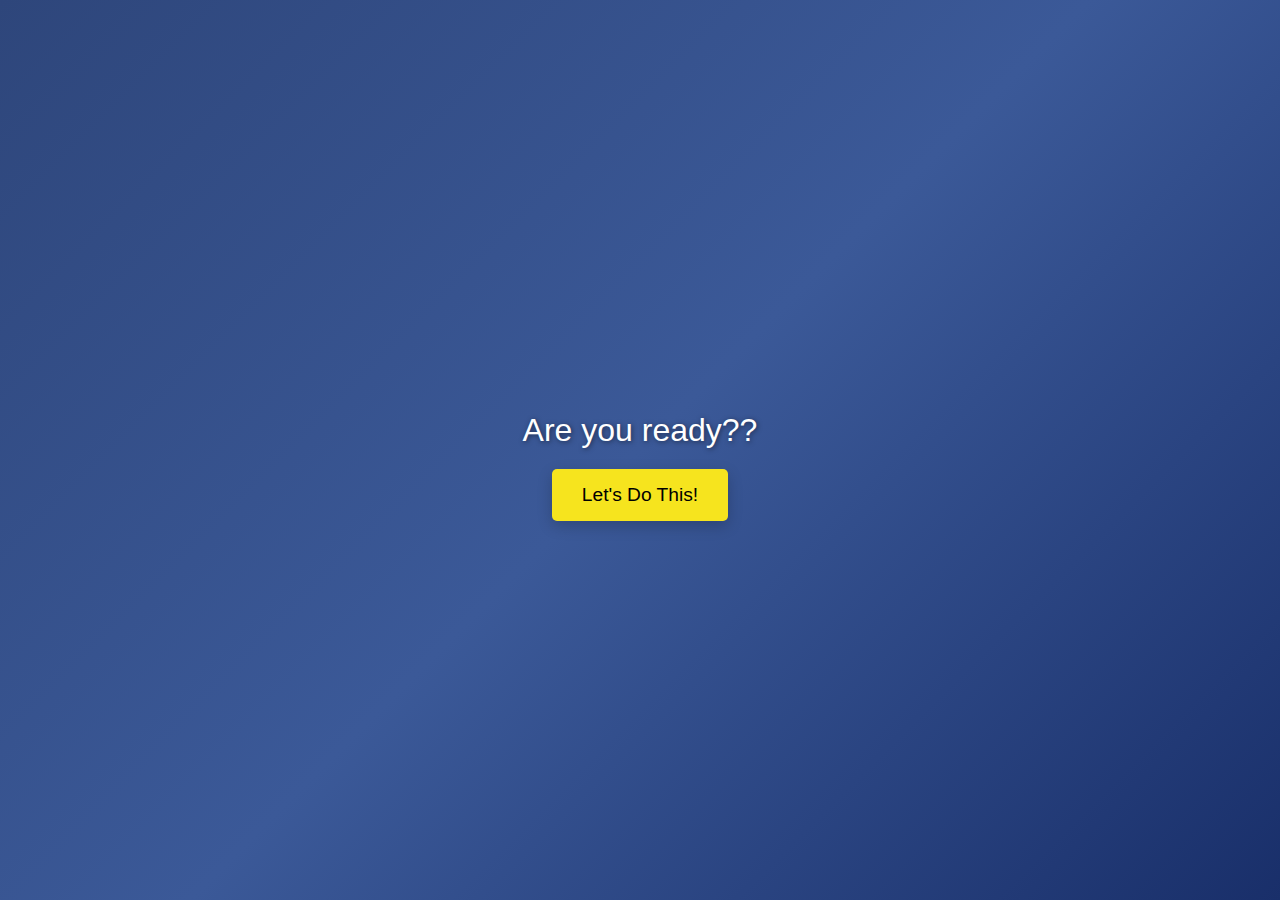
<file: index.html>
<!DOCTYPE html>
<html lang="en">
  <head>
    <link rel="stylesheet" href="./css/areYouReadyCSS.css" />
    <meta charset="UTF-8" />
    <meta name="viewport" content="width=device-width, initial-scale=1.0" />
    <title>Are You Ready?</title>
  </head>

  <body>
    <div class="container">
      <p class="centered-text">Are you ready??</p>
      <button
        class="redirect-button"
        onclick="window.location.href='youSureReady.html'"
      >
        Let's Do This!
      </button>
    </div>
  </body>
</html>
</file>
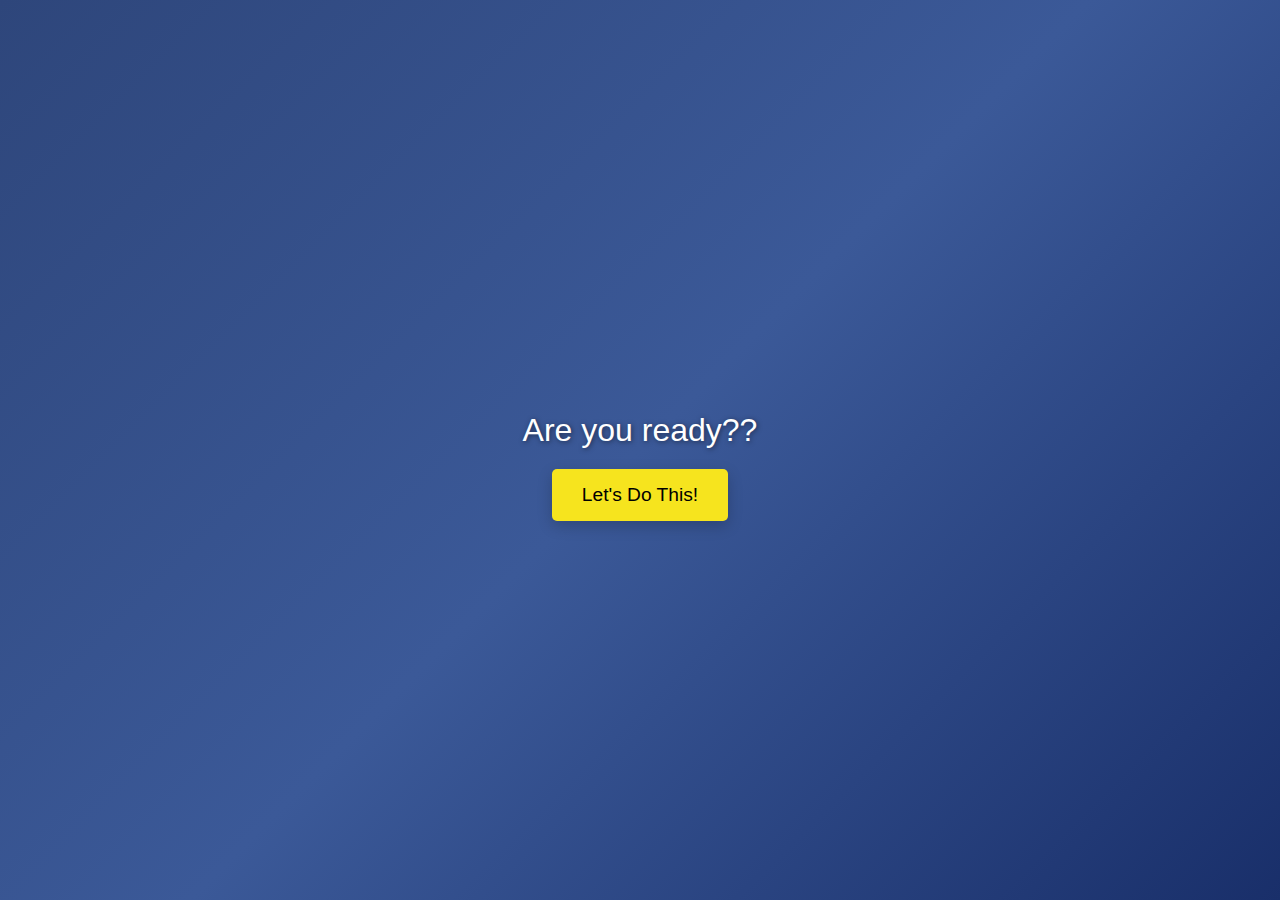
<file: areYouReady1.html>
<!DOCTYPE html>
<html lang="en">

<head>
    <link rel="stylesheet" href="./css/areYouReadyCSS.css">
    <meta charset="UTF-8">
    <meta name="viewport" content="width=device-width, initial-scale=1.0">
    <title>Are You Ready?</title>
</head>

<body>
    <div class="container">
        <p class="centered-text">Are you ready??</p>
        <button class="redirect-button" onclick="window.location.href='youSureReady.html'">Let's Do This!</button>
    </div>
</body>

</html>
</file>
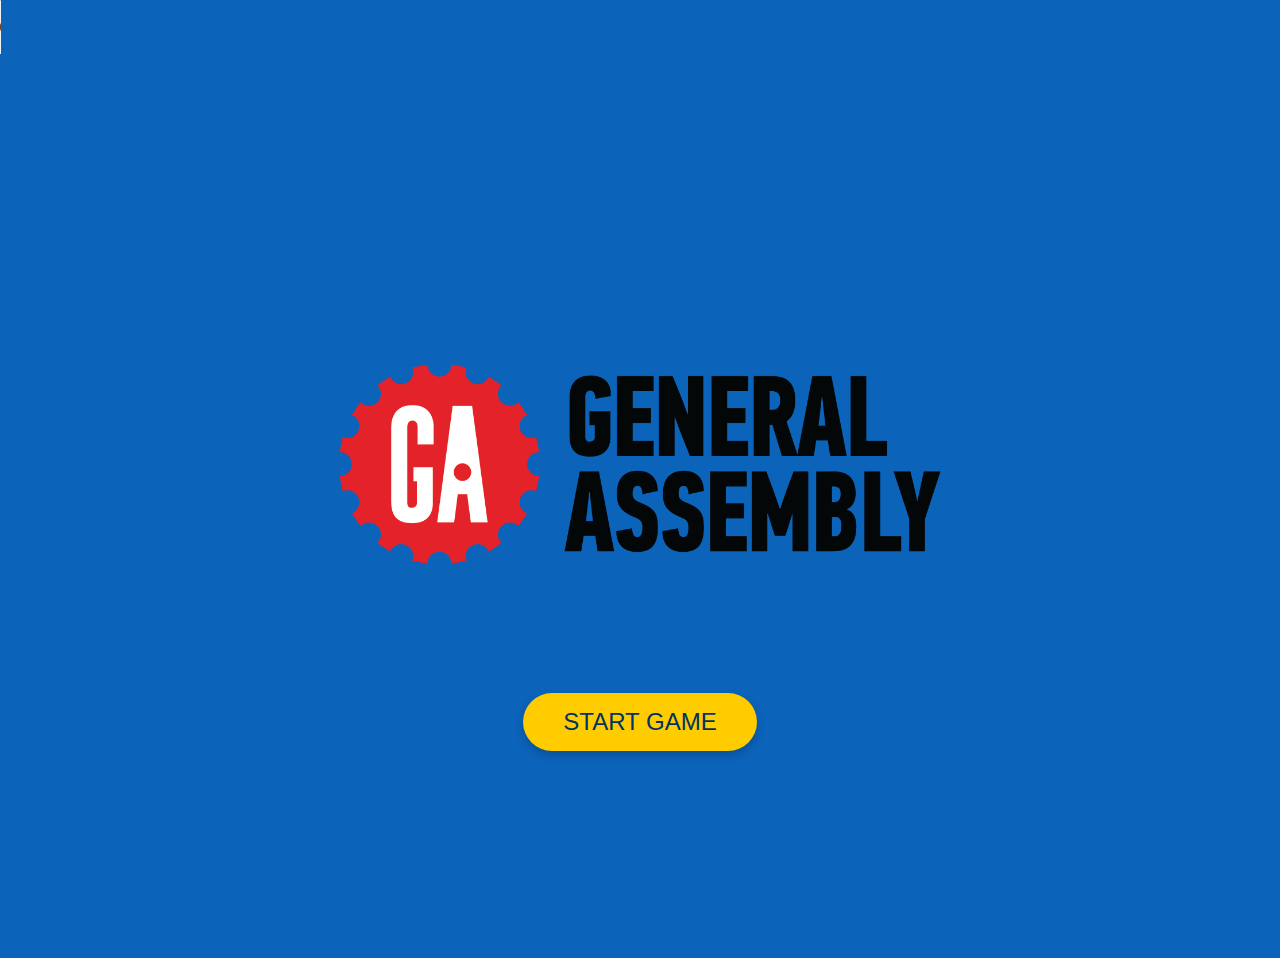
<file: gameHomePage.html>
<!DOCTYPE html>
<html lang="en">
  <head>
    <link rel="stylesheet" href="./css/gameHomePageCss.css" />
    <meta charset="UTF-8" />
    <meta http-equiv="X-UA-Compatible" content="IE=edge" />
    <meta name="viewport" content="width=device-width, initial-scale=1.0" />
    <title>Game Landing Page</title>
  </head>

  <body>
    <audio id="bg-music" src="familyFeudSong.mp3" autoplay controls></audio>
    <div class="landing-container">
      <img id="logo" src="gALogo.jpg" alt="GA Game logo" />

      <button
        class="start-button"
        onclick="window.location.href='gameRules.html'"
      >
        START GAME
      </button>
    </div>
  </body>
</html>
</file>
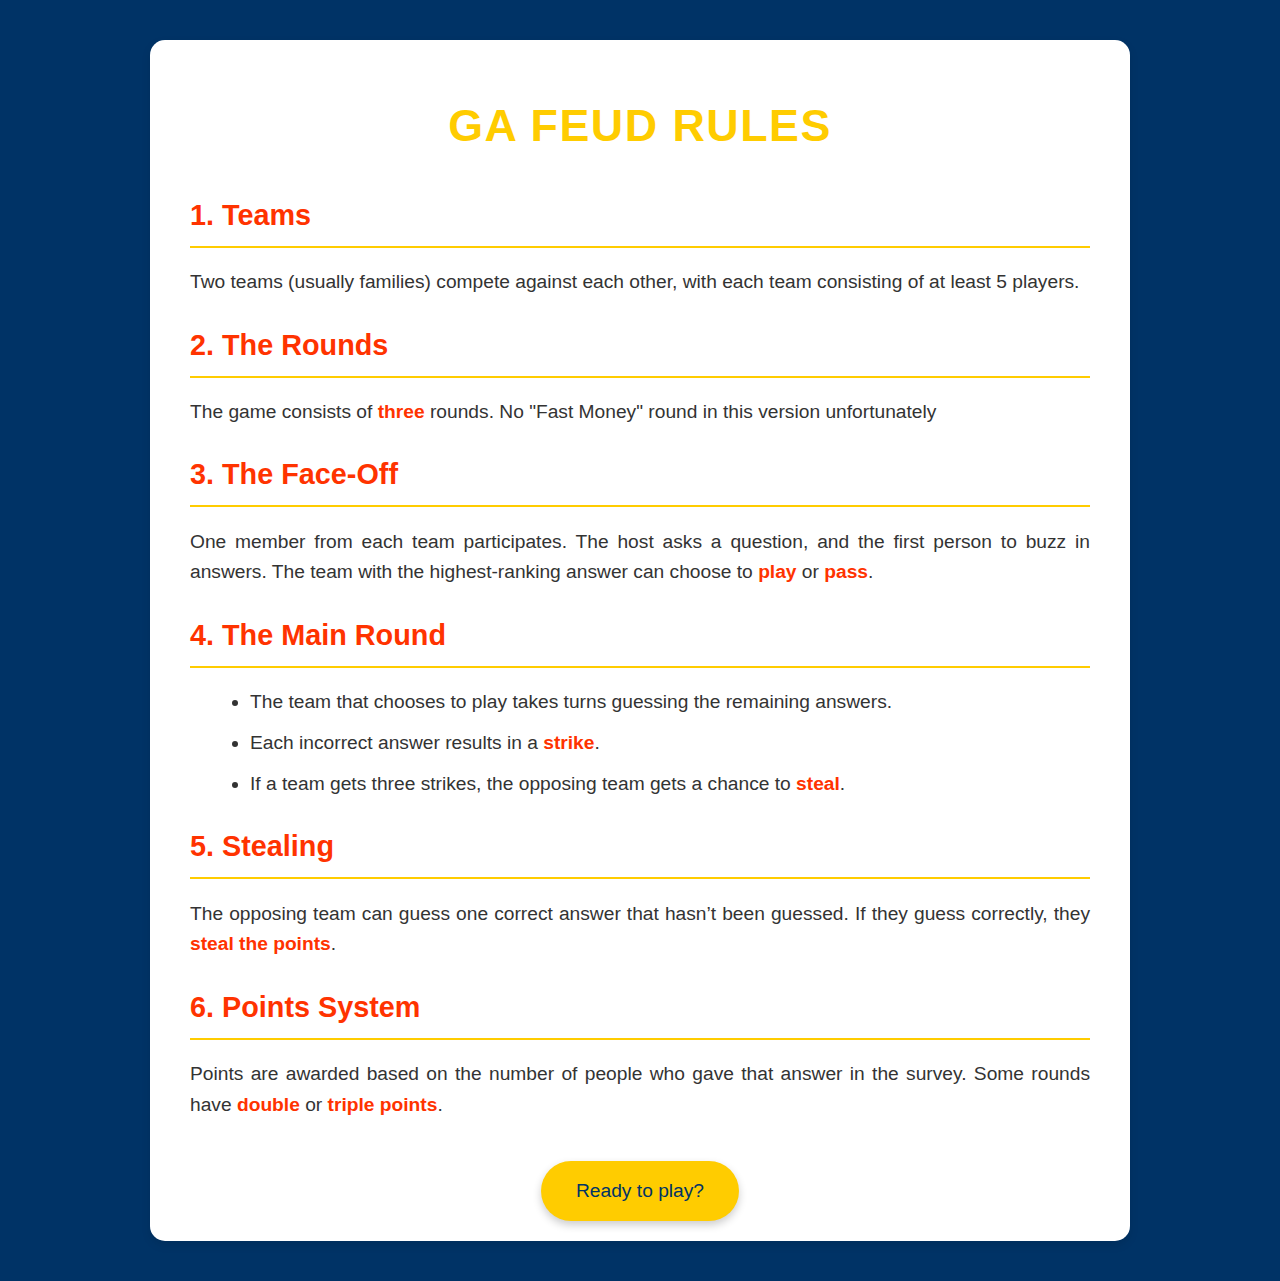
<file: gameRules.html>
<!DOCTYPE html>
<html lang="en">

<head>
    <meta charset="UTF-8">
    <meta name="viewport" content="width=device-width, initial-scale=1.0">
    <title>Family Feud Rules</title>
    <link rel="stylesheet" href="gamesRulesCSS.css">
</head>

<body>
    <div class="container">
        <h1>GA Feud Rules</h1>

        <section>
            <h2>1. Teams</h2>
            <p>Two teams (usually families) compete against each other, with each team consisting of at least 5
                    players</strong>.</p>
        </section>

        <section>
            <h2>2. The Rounds</h2>
            <p>The game consists of <strong>three </strong> rounds. No "Fast Money" round in this version unfortunately </p>
        </section>

        <section>
            <h2>3. The Face-Off</h2>
            <p>One member from each team participates. The host asks a question, and the first person to buzz in
                answers. The team with the highest-ranking answer can choose to <strong>play</strong> or
                <strong>pass</strong>.</p>
        </section>

        <section>
            <h2>4. The Main Round</h2>
            <ul>
                <li>The team that chooses to play takes turns guessing the remaining answers.</li>
                <li>Each incorrect answer results in a <strong>strike</strong>.</li>
                <li>If a team gets three strikes, the opposing team gets a chance to <strong>steal</strong>.</li>
            </ul>
        </section>

        <section>
            <h2>5. Stealing</h2>
            <p>The opposing team can guess one correct answer that hasn’t been guessed. If they guess correctly, they
                <strong>steal the points</strong>.</p>
        </section>

        <section>
            <h2>6. Points System</h2>
            <p>Points are awarded based on the number of people who gave that answer in the survey. Some rounds have
                <strong>double</strong> or <strong>triple points</strong>.</p>
        </section>


        <div class="button-container">
            <a href="roundOne.html" class="button">Ready to play?</a>
        </div>

        
    </div>
</body>

</html>
</file>
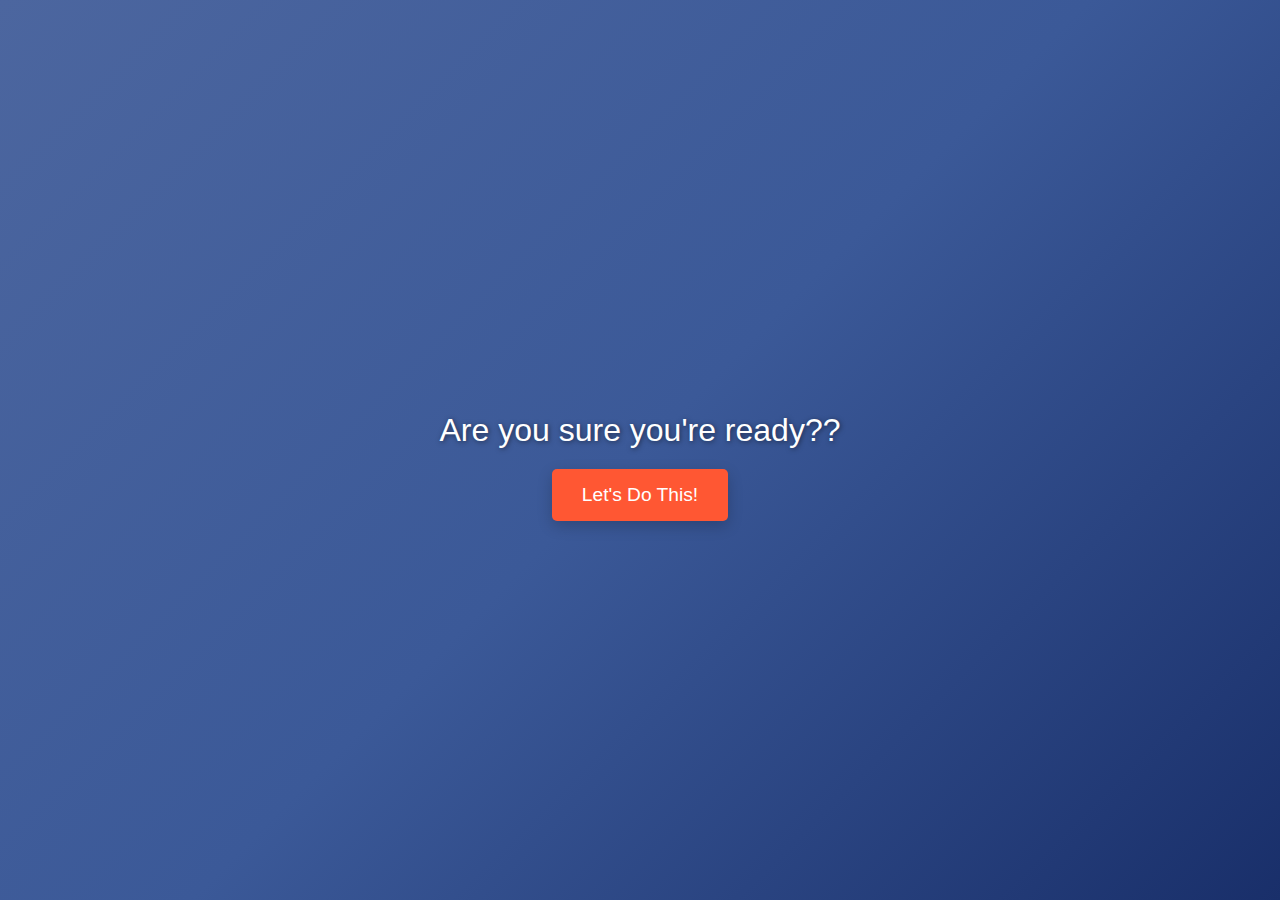
<file: landingPage.html>
<!DOCTYPE html>
<html lang="en">

<head>
    <link rel="stylesheet" href="./css/landingPageCss.css">
    <script src="app.js"></script>
    <meta charset="UTF-8">
    <meta name="viewport" content="width=device-width, initial-scale=1.0">
    <title>Are you sure you're ready???</title>
</head>

<body>
    <div class="container">
        <p class="centered-text">Are you sure you're ready??</p>
        <button class="redirect-button" onclick="window.location.href='gameHomePage.html'">Let's Do This!</button>
    </div>
</body>

</html>
</file>
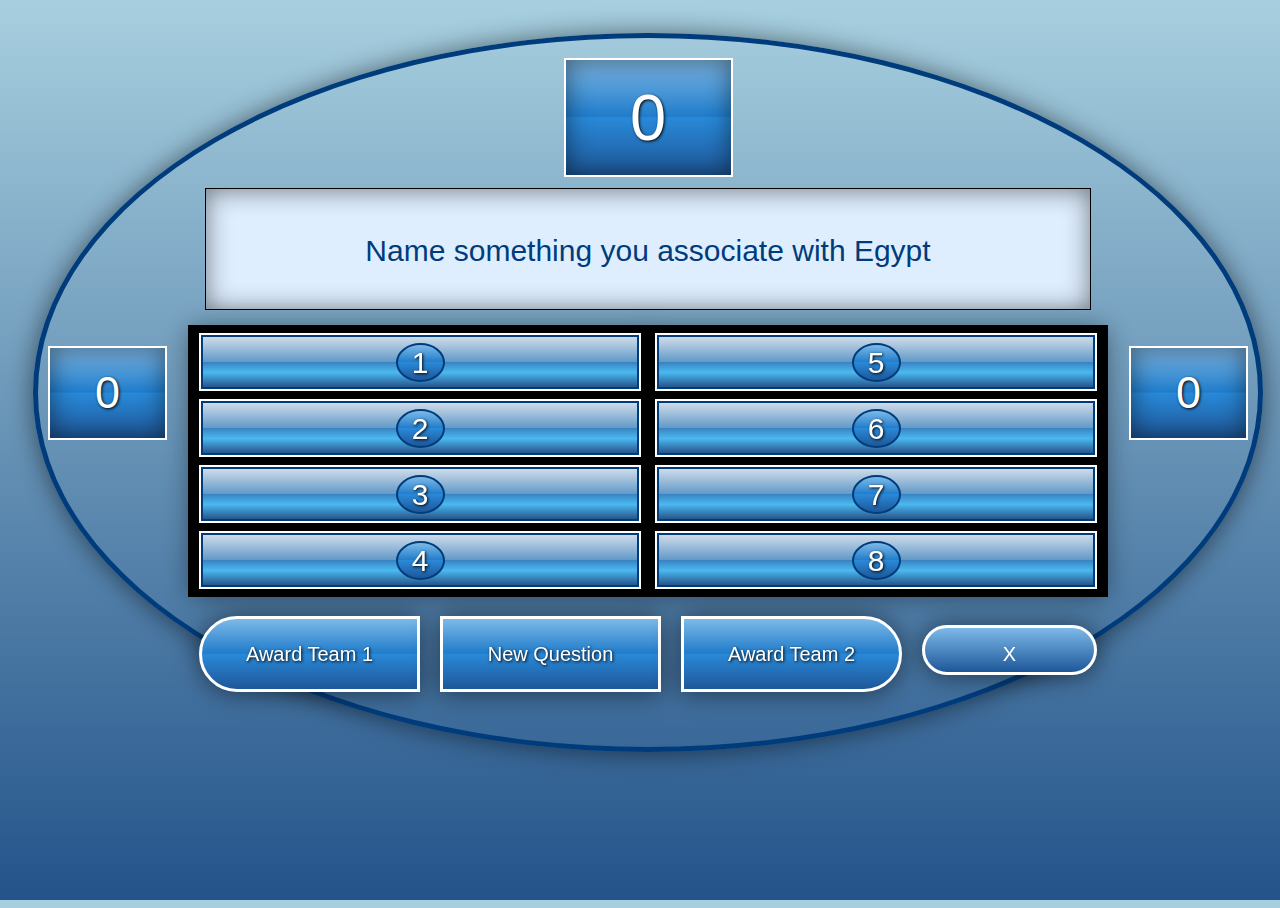
<file: roundOne.html>
<!DOCTYPE html>
<html lang="en">

<head>
    <meta charset="UTF-8">
    <meta http-equiv="X-UA-Compatible" content="IE=edge">
    <meta name="viewport" content="width=device-width, initial-scale=1.0">
    <title>Family Feud Game</title>
    <link rel="stylesheet" href="css/roundOneCSS.css">
</head>

<body>
    <div id="winnerModal" class="modal">
        <div class="modal-content">
            <span class="close-button">&times;</span>
            <p id="modalMessage"></p>
        </div>
    </div>
    
    <div id="xModal" class="modal">
        <div class="modal-content">
            <span class="close-buttonX">&times;</span>
            <p id="modalX"></p>
        </div>
    </div>

    <script src="https://cdnjs.cloudflare.com/ajax/libs/gsap/3.11.5/gsap.min.js"></script>
    <script src="https://code.jquery.com/jquery-3.6.0.min.js"></script>
    <script src="roundOneJS.js"></script>
</body>

</html>
</file>
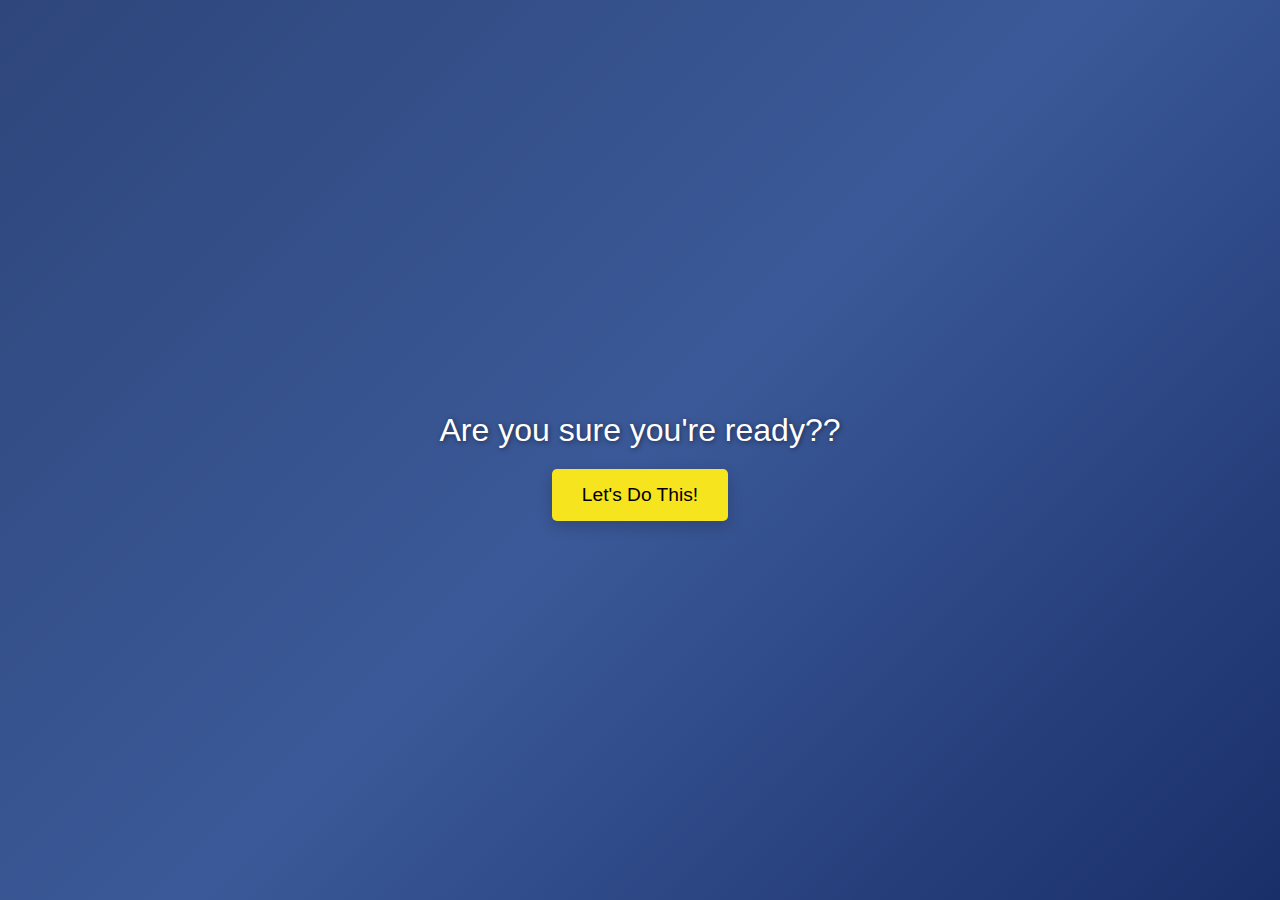
<file: youSureReady.html>
<!DOCTYPE html>
<html lang="en">
  <head>
    <link rel="stylesheet" href="./css/youSureReadyCSS.css" />
    <script src="app.js"></script>
    <meta charset="UTF-8" />
    <meta name="viewport" content="width=device-width, initial-scale=1.0" />
    <title>Are you sure you're ready???</title>
  </head>

  <body>
    <div class="container">
      <p class="centered-text">Are you sure you're ready??</p>
      <button
        class="redirect-button"
        onclick="window.location.href='gameHomePage.html'"
      >
        Let's Do This!
      </button>
    </div>
  </body>
</html>
</file>
<file: css/areYouReadyCSS.css>
body,
html {
  margin: 0;
  padding: 0;
  box-sizing: border-box;
  font-family: Arial, sans-serif;
}

.container {
  display: flex;
  flex-direction: column;
  justify-content: center;
  align-items: center;
  height: 100vh;
  background: linear-gradient(135deg, #2e467b, #3b5998, #192f6a);
  color: white;
  text-align: center;
}

.centered-text {
  font-size: 2rem;
  margin-bottom: 20px;
  text-shadow: 1px 1px 5px rgba(0, 0, 0, 0.5);
}

.redirect-button {
  padding: 15px 30px;
  font-size: 1.2rem;
  color: #000000;
  background-color: #f6e41e;
  border: none;
  border-radius: 5px;
  cursor: pointer;
  transition: background-color 0.3s ease;
  box-shadow: 0 5px 15px rgba(0, 0, 0, 0.2);
}

.redirect-button:hover {
  background-color: #c70039;
}

.redirect-button:active {
  transform: scale(0.95);
}
</file>
<file: css/gameHomePageCss.css>
body,
html {
  height: 100%;
  font-family: "Open Sans", Arial, sans-serif;
  background-color: #0b63ba;
}

* {
  margin: 0;
  padding: 0;
  box-sizing: border-box;
}

.landing-container {
  display: flex;
  flex-direction: column;
  justify-content: center;
  align-items: center;
  height: 100%;
  text-align: center;
}

#logo {
  width: 800px;
  margin-bottom: 30px;
}

.start-button {
  background-color: #ffcc00;
  color: #003366;
  padding: 15px 40px;
  font-size: 1.5em;
  border-radius: 50px;
  border: none;
  cursor: pointer;
  transition: background-color 0.3s ease, transform 0.3s ease;
  box-shadow: 0 4px 8px rgba(0, 0, 0, 0.2);
}

.start-button:hover {
  background-color: #ffdd33;
  transform: scale(1.05);
}

@media (max-width: 768px) {
  #logo {
    width: 250px;
  }

  .start-button {
    font-size: 1.3em;
    padding: 12px 30px;
  }
}
</file>
<file: gamesRulesCSS.css>
body {
  font-family: "Open Sans", Arial, sans-serif;
  background-color: #003366;
  margin: 0;
  padding: 0;
  color: #fff;
  line-height: 1.6;
}

.container {
  max-width: 900px;
  margin: 40px auto;
  padding: 20px 40px;
  background-color: #fff;
  border-radius: 15px;
  box-shadow: 0 4px 10px rgba(0, 0, 0, 0.1);
  color: #003366;
}

h1 {
  text-align: center;
  font-size: 2.8em;
  color: #ffcc00;
  margin-bottom: 30px;
  text-transform: uppercase;
  letter-spacing: 1.5px;
  font-weight: 700;
}

h2 {
  font-size: 1.8em;
  color: #ff3300;
  margin-bottom: 10px;
  border-bottom: 2px solid #ffcc00;
  padding-bottom: 8px;
}

p {
  font-size: 1.2em;
  color: #333;
  margin-bottom: 20px;
  text-align: justify;
}

ul {
  list-style-type: disc;
  margin-left: 20px;
  font-size: 1.2em;
  color: #333;
}

ul li {
  margin-bottom: 10px;
}

strong {
  color: #ff3300;
}

.button-container {
  text-align: center;
  margin-top: 40px;
}

.button {
  display: inline-block;
  background-color: #ffcc00;
  color: #003366;
  padding: 15px 35px;
  text-align: center;
  text-decoration: none;
  font-size: 1.2em;
  border-radius: 50px;
  box-shadow: 0 4px 8px rgba(0, 0, 0, 0.2);
  transition: background-color 0.3s ease, box-shadow 0.3s ease;
}

.button:hover {
  background-color: #ffcc33;
  box-shadow: 0 6px 12px rgba(0, 0, 0, 0.3);
}

footer {
  text-align: center;
  margin-top: 60px;
  font-size: 0.9em;
  color: #ccc;
  border-top: 1px solid #eee;
  padding-top: 20px;
}

@media (max-width: 768px) {
  .container {
    padding: 20px;
  }

  h1 {
    font-size: 2.4em;
  }

  h2 {
    font-size: 1.6em;
  }

  p,
  ul {
    font-size: 1.1em;
  }
}

@media (max-width: 480px) {
  h1 {
    font-size: 2em;
  }

  h2 {
    font-size: 1.4em;
  }

  p,
  ul {
    font-size: 1em;
  }

  .button {
    font-size: 1.1em;
    padding: 12px 30px;
  }
}
</file>
<file: css/roundOneCSS.css>
html {
    height: 100%;
    width: 100%;
}

body {
    background: #c3c6c7;
    background: -moz-linear-gradient(top, #a7cfdf 0%, #23538a 100%);
    background: -webkit-linear-gradient(top, #a7cfdf 0%, #23538a 100%);
    background: linear-gradient(to bottom, #a7cfdf 0%, #23538a 100%);
    filter: progid: DXImageTransform.Microsoft.gradient(startColorstr='#a7cfdf', endColorstr='#23538a', GradientType=0);
    padding: 25px;
    height: 100%;
    width: 100%;
    box-sizing: border-box;
}

.gameBoard .cardHolder>div,
.gameBoard .LBG {
    background: #cedbe9;
    background: -moz-linear-gradient(top, #cedbe9 0%, #aac5de 17%, #6199c7 50%, #3a84c3 51%, #419ad6 59%, #4bb8f0 71%, #3a8bc2 84%, #26558b 100%);
    background: -webkit-linear-gradient(top, #cedbe9 0%, #aac5de 17%, #6199c7 50%, #3a84c3 51%, #419ad6 59%, #4bb8f0 71%, #3a8bc2 84%, #26558b 100%);
    background: linear-gradient(to bottom, #cedbe9 0%, #aac5de 17%, #6199c7 50%, #3a84c3 51%, #419ad6 59%, #4bb8f0 71%, #3a8bc2 84%, #26558b 100%);
    filter: progid: DXImageTransform.Microsoft.gradient(startColorstr='#cedbe9', endColorstr='#26558b', GradientType=0);
}

.gameBoard .cardHolder>div:empty,
.gameBoard .score,
.gameBoard .button,
.gameBoard .DBG {
    background: #7db9e8;
    background: -moz-linear-gradient(top, #7db9e8 0%, #207cca 49%, #2989d8 50%, #1e5799 100%);
    background: -webkit-linear-gradient(top, #7db9e8 0%, #207cca 49%, #2989d8 50%, #1e5799 100%);
    background: linear-gradient(to bottom, #7db9e8 0%, #207cca 49%, #2989d8 50%, #1e5799 100%);
    filter: progid: DXImageTransform.Microsoft.gradient(startColorstr='#7db9e8', endColorstr='#1e5799', GradientType=0);
}

.gameBoard {
    position: relative;
    font-family: helvetica, sans-serif;
    color: white;
    text-shadow: 1px 1px 3px rgba(0, 0, 0, 1);
    border: 5px solid #003c7b;
    text-align: center;
    padding: 150px;
    border-radius: 50%;
    max-width: 1000px;
    max-height: 800px;
    min-width: 305px;
    margin: auto;
    background-repeat: repeat;
    background-position: center center;
    -webkit-box-shadow: 0 1px 24px 1px rgba(0, 0, 0, 0.48);
    -moz-box-shadow: 0 1px 24px 1px rgba(0, 0, 0, 0.48);
    box-shadow: 0 1px 24px 1px rgba(0, 0, 0, 0.48);
}

.gameBoard .score {
    position: absolute;
    text-align: center;
    margin: auto;
    font-size: 45px;
    height: 50px;
    line-height: 50px;
    width: 75px;
    padding: 20px;
    border: 2px solid white;
    -webkit-box-shadow: inset 0 1px 24px 1px rgba(0, 0, 0, 0.48);
    -moz-box-shadow: inset 0 1px 24px 1px rgba(0, 0, 0, 0.48);
    box-shadow: inset 0 1px 24px 1px rgba(0, 0, 0, 0.48);
}

.gameBoard .score#boardScore {
    height: 75px;
    line-height: 75px;
    width: 125px;
    font-size: 65px;
    left: 0;
    right: 0;
    top: 20px;
}

.gameBoard .score#team1 {
    left: 10px;
    top: 0;
    bottom: 0;
}

.gameBoard .score#team2 {
    right: 10px;
    top: 0;
    bottom: 0;
}

.gameBoard .questionHolder {
    width: 94%;
    margin: auto;
    height: 100px;
    line-height: 100px;
    text-align: center;
    font-size: 30px;
    color: #003c7b;
    text-shadow: initial;
    text-align: center;
    border: 1px solid black;
    background: #deeeff;
    padding: 10px;
    margin-bottom: 15px;
    border: 1px solid black;
    -webkit-box-shadow: inset 0 1px 24px 1px rgba(0, 0, 0, 0.48);
    -moz-box-shadow: inset 0 1px 24px 1px rgba(0, 0, 0, 0.48);
    box-shadow: inset 0 1px 24px 1px rgba(0, 0, 0, 0.48);
}

.gameBoard .questionHolder span {
    display: inline-block;
    vertical-align: middle;
    line-height: normal;
}

.gameBoard .colHolder {
    background: black;
    padding: 4px;
}

.gameBoard .colHolder>div {
    display: block;
    width: 100%;
    -webkit-box-shadow: 0 1px 24px 1px rgba(0, 0, 0, 0.48);
    -moz-box-shadow: 0 1px 24px 1px rgba(0, 0, 0, 0.48);
    box-shadow: 0 1px 24px 1px rgba(0, 0, 0, 0.48);
}

.gameBoard .cardHolder {
    display: inline-block;
    position: relative;
    vertical-align: top;
    height: 50px;
    margin: 4px;
    width: 95%;
    background: black;
    border: 4px solid white;
}

.gameBoard .cardHolder:not(.empty) {
    cursor: pointer;
}

.gameBoard .cardHolder b {
    position: absolute;
    right: 0;
    width: 45px;
    text-align: center;
    border-left: 2px solid #003c7b;
}

.gameBoard .cardHolder span {
    margin: 10px;
}

.gameBoard .cardHolder>div {
    top: -2px;
    left: -2px;
    margin: 0px;
    padding: 0px;
    position: absolute;
    width: 100%;
    line-height: 100%;
    height: 100%;
    border: 2px solid #003c7b;
    line-height: 50px;
}

.gameBoard .cardHolder .back {
    font-size: 25px;
    text-align: left;
    height: 50px;
    line-height: 50px;
}

.gameBoard .cardHolder .back span {
    text-align: left;
    display: inline-block;
    vertical-align: middle;
    line-height: normal;
}

.gameBoard .cardHolder .front {
    text-align: center;
}

.gameBoard .cardHolder .front span {
    font-size: 30px;
    position: absolute;
    border-radius: 50%;
    line-height: 35px;
    height: 35px;
    width: 45px;
    left: 0;
    right: 0;
    top: 0;
    bottom: 0;
    display: block;
    margin: auto;
    border: 2px solid #003c7b;
}

.gameBoard .btnHolder {
    position: absolute;
    margin: auto;
    left: 0;
    right: 0;
    bottom: 45px
}

.gameBoard .btnHolder .button {
    cursor: pointer;
    display: inline-block;
    font-size: 20px;
    margin: 10px;
    height: 50px;
    line-height: 50px;
    width: 175px;
    border: 3px solid white;
    -webkit-box-shadow: 0 1px 24px 1px rgba(0, 0, 0, 0.48);
    -moz-box-shadow: 0 1px 24px 1px rgba(0, 0, 0, 0.48);
    box-shadow: 0 1px 24px 1px rgba(0, 0, 0, 0.48);
}

.gameBoard .btnHolder .button#awardTeam1 {
    border-radius: 50px 0 0 50px;
}

.gameBoard .btnHolder .button#awardTeam2 {
    border-radius: 0 50px 50px 0;
}

.xButton {
    cursor: pointer;
    display: inline-block;
    font-size: 20px;
    margin: 10px;
    height: 50px;
    line-height: 50px;
    width: 175px;
    border: 3px solid white;
    background: linear-gradient(to bottom, #7db9e8 0%, #1e5799 100%);
    color: white;
    text-align: center;
    border-radius: 50px;
    box-shadow: 0 1px 24px 1px rgba(0, 0, 0, 0.48);
    transition: transform 0.2s, box-shadow 0.2s;
}

.xButton:hover {
    background-color: #2989d8;
    box-shadow: 0 1px 24px 1px rgba(0, 0, 0, 0.6);
    transform: scale(1.05);
}

.xButton:active {
    transform: scale(0.95);
    box-shadow: 0 0 10px rgba(0, 0, 0, 0.7);
}

@media screen and (min-width: 780px) {
    .gameBoard .colHolder>div {
        display: inline-block;
        width: 50%;
    }

.button {
    padding: 10px 20px;
    margin: 5px;
    cursor: pointer;
    display: inline-block;
}

.redX {
    background-color: red;
    color: white;
    text-align: center;
    margin-top: 10px;
    display: block;
}
.modal {
    display: none;
    position: fixed;
    z-index: 1000;
    left: 0;
    top: 0;
    width: 100%;
    height: 100%;
    background-color: rgba(0, 0, 0, 0.5);
}

.modal-content {
    background-color: #fff;
    margin: 15% auto;
    padding: 20px;
    border: 1px solid #888;
    width: 80%;
    max-width: 500px;
    text-align: center;
    position: relative;
    border-radius: 10px;
}

.close-button {
    color: #aaa;
    font-size: 28px;
    font-weight: bold;
    position: absolute;
    top: 10px;
    right: 20px;
    cursor: pointer;
}

.close-button:hover {
    color: black;
}
}



.modal {
  display: none; 
  position: fixed; 
  z-index: 1000;
  left: 0;
  top: 0;
  width: 100%; 
  height: 100%; 
  background-color: rgba(0, 0, 0, 0.5); 
}

.modal-content {
  background-color: #fff;
  margin: 15% auto; 
  padding: 20px;
  border: 1px solid #888;
  width: 80%;
  max-width: 500px;
  text-align: center;
  position: relative;
  border-radius: 10px;
}

.close-button {
  color: #aaa;
  font-size: 28px;
  font-weight: bold;
  position: absolute;
  top: 10px;
  right: 20px;
  cursor: pointer;
}

.close-button:hover {
  color: black;
}


.modal {
  display: none; 
  position: fixed; 
  z-index: 1000;
  left: 0;
  top: 0;
  width: 100%; 
  height: 100%; 
  background-color: rgba(0, 0, 0, 0.5); 
}

.modal-content {
  background-color: #fff;
  margin: 15% auto; 
  padding: 20px;
  border: 1px solid #888;
  width: 80%;
  max-width: 500px;
  text-align: center;
  position: relative;
  border-radius: 10px;
}

.close-button {
  color: #aaa;
  font-size: 28px;
  font-weight: bold;
  position: absolute;
  top: 10px;
  right: 20px;
  cursor: pointer;
}

.close-button:hover {
  color: black;
}
</file>
<file: css/youSureReadyCSS.css>
body,
html {
  margin: 0;
  padding: 0;
  box-sizing: border-box;
  font-family: Arial, sans-serif;
}

.container {
  display: flex;
  flex-direction: column;
  justify-content: center;
  align-items: center;
  height: 100vh;
  background: linear-gradient(135deg, #2e467b, #3b5998, #192f6a);
  color: white;
  text-align: center;
}

.centered-text {
  font-size: 2rem;
  margin-bottom: 20px;
  text-shadow: 1px 1px 5px rgba(0, 0, 0, 0.5);
}

.redirect-button {
  padding: 15px 30px;
  font-size: 1.2rem;
  color: #000000;
  background-color: #f6e41e;
  border: none;
  border-radius: 5px;
  cursor: pointer;
  transition: background-color 0.3s ease;
  box-shadow: 0 5px 15px rgba(0, 0, 0, 0.2);
}

.redirect-button:hover {
  background-color: #c70039;
}

.redirect-button:active {
  transform: scale(0.95);
}
</file>
<file: css/landingPageCss.css>
/* Basic reset */
body,
html {
    margin: 0;
    padding: 0;
    box-sizing: border-box;
    font-family: Arial, sans-serif;
}

/* Centering content */
.container {
    display: flex;
    flex-direction: column;
    justify-content: center;
    align-items: center;
    height: 100vh;
    background: linear-gradient(135deg, #4c669f, #3b5998, #192f6a);
    color: white;
    text-align: center;
}

/* Centered text styling */
.centered-text {
    font-size: 2rem;
    margin-bottom: 20px;
    text-shadow: 1px 1px 5px rgba(0, 0, 0, 0.5);
}

/* Button styling */
.redirect-button {
    padding: 15px 30px;
    font-size: 1.2rem;
    color: #fff;
    background-color: #ff5733;
    border: none;
    border-radius: 5px;
    cursor: pointer;
    transition: background-color 0.3s ease;
    box-shadow: 0 5px 15px rgba(0, 0, 0, 0.2);
}

.redirect-button:hover {
    background-color: #c70039;
}

.redirect-button:active {
    transform: scale(0.95);
}
</file>
